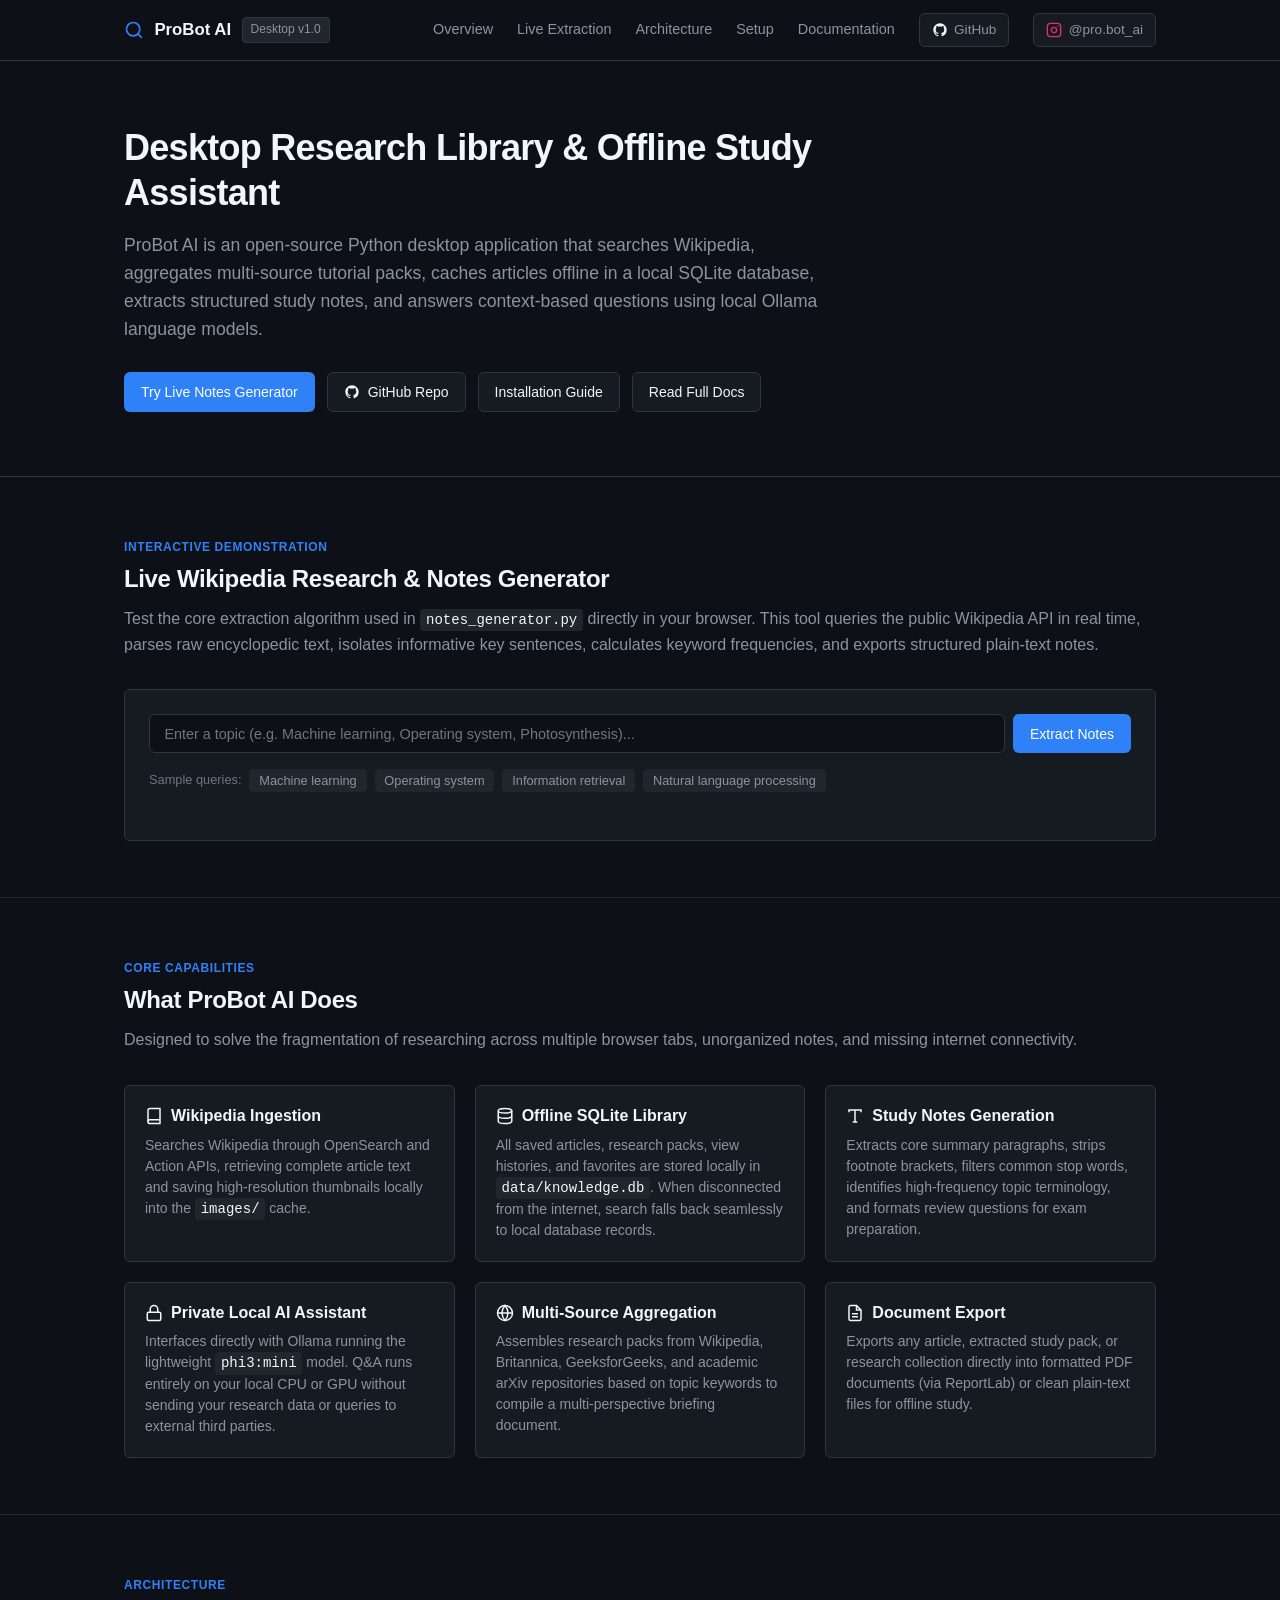
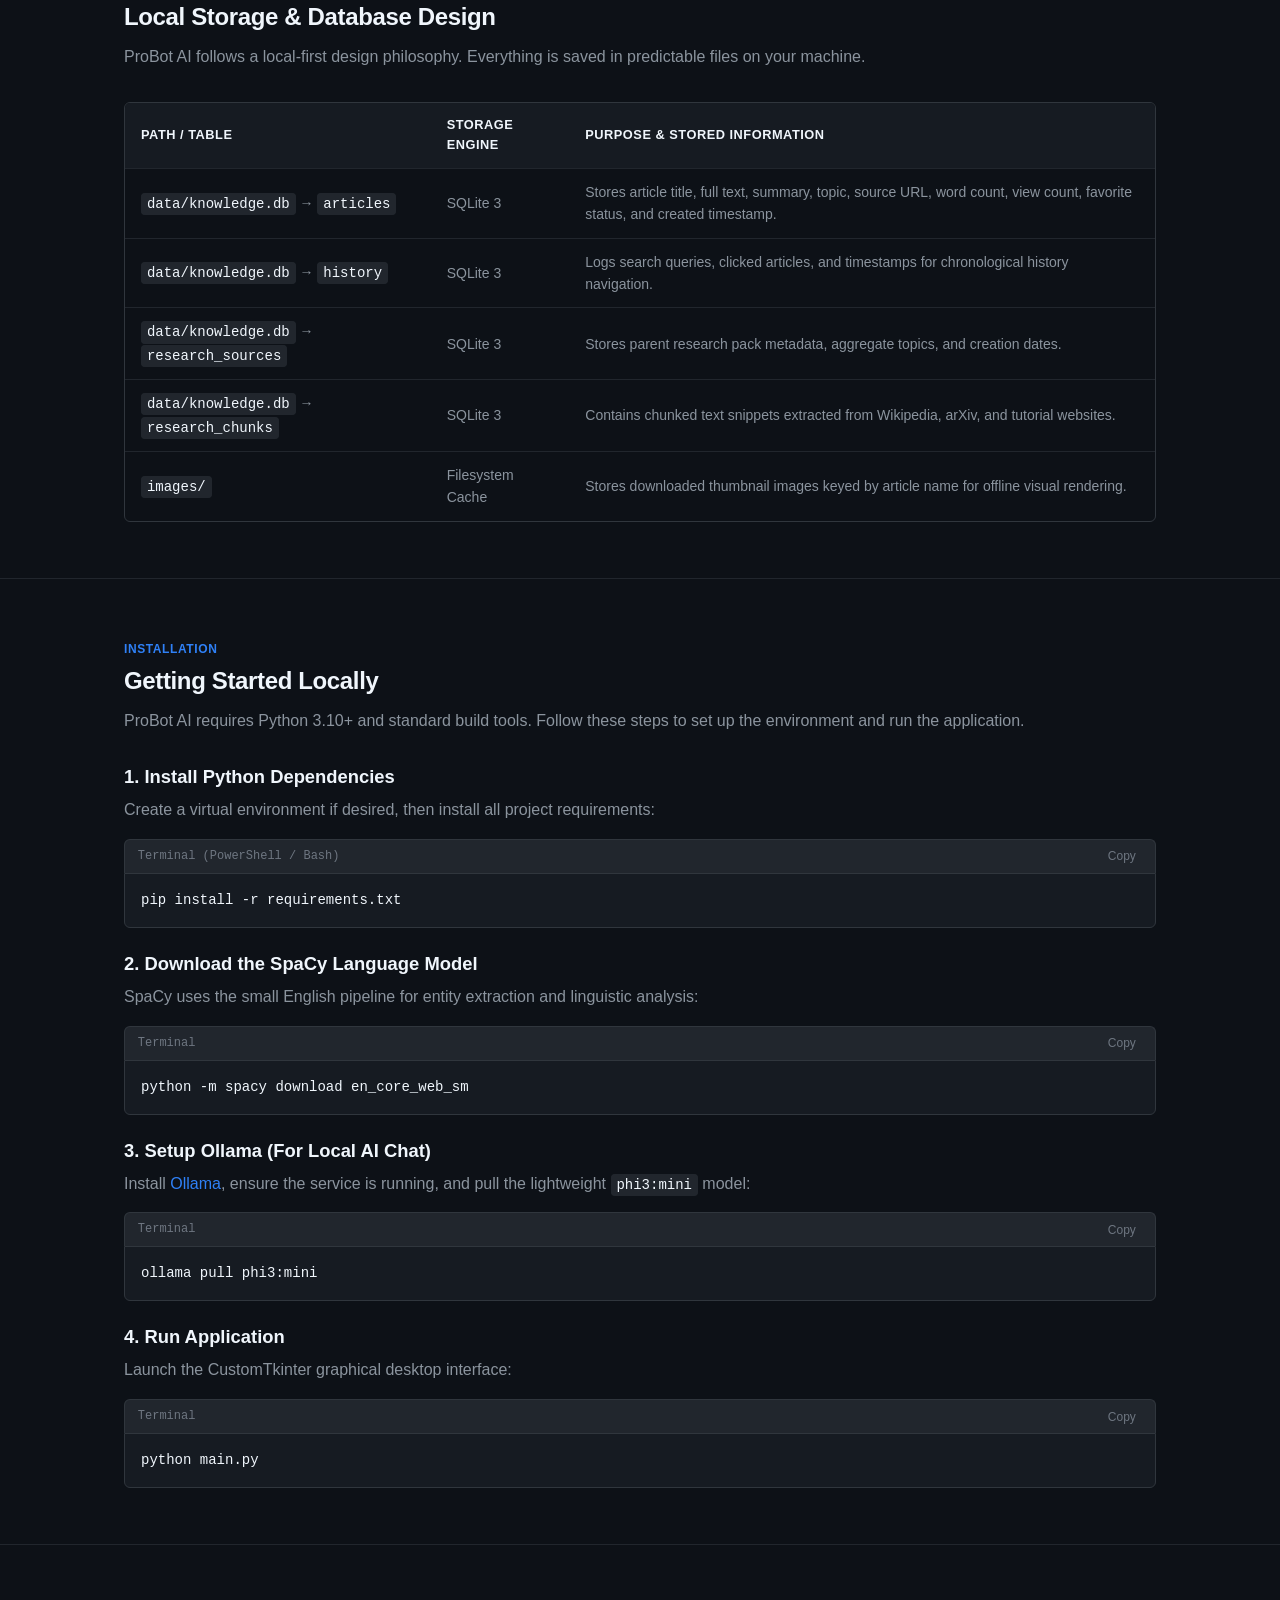
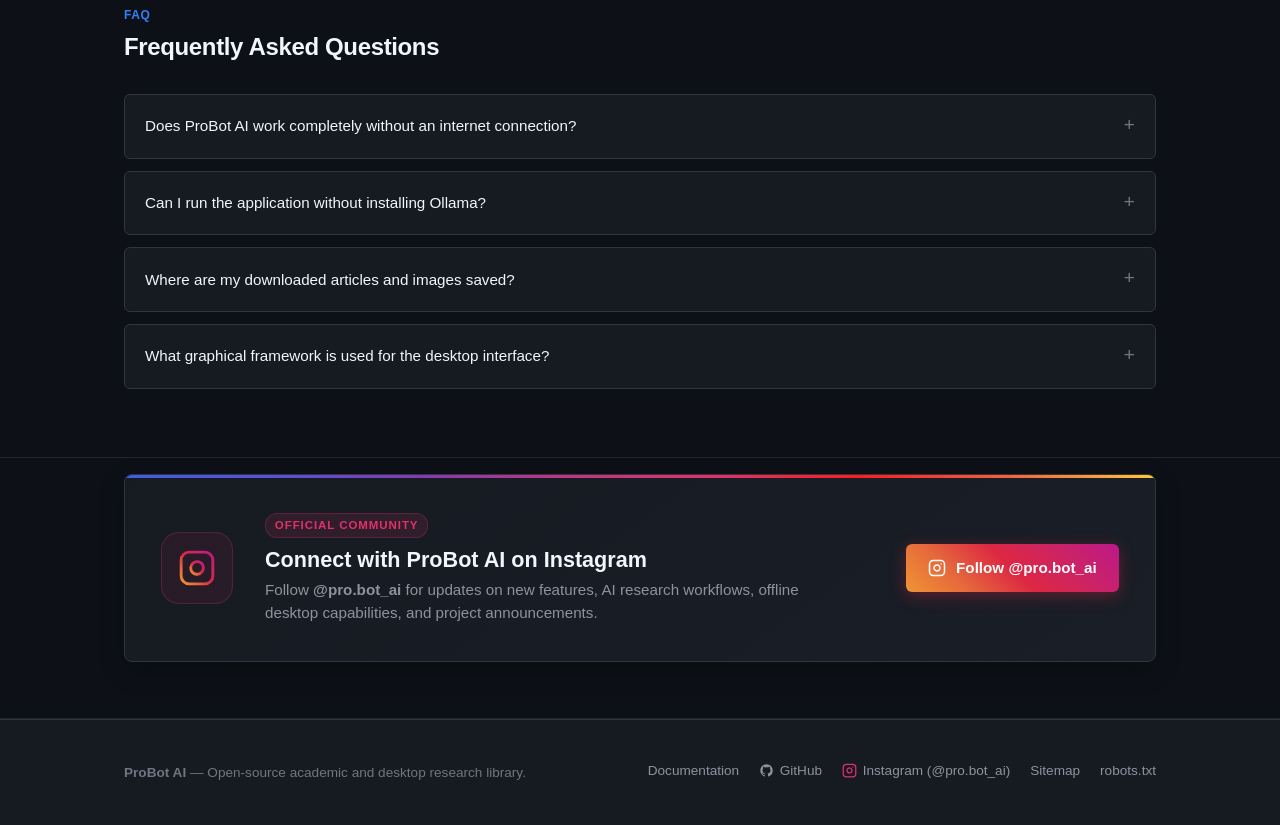
<file: website/index.html>
<!DOCTYPE html>
<html lang="en">
<head>
  <meta charset="UTF-8">
  <meta name="viewport" content="width=device-width, initial-scale=1.0">
  
  <!-- Primary Metadata -->
  <title>ProBot AI &mdash; Desktop Research Library &amp; Offline Study Assistant</title>
  <meta name="title" content="ProBot AI &mdash; Desktop Research Library &amp; Offline Study Assistant">
  <meta name="description" content="An open-source desktop research library built in Python. Search Wikipedia, save articles offline in SQLite, generate structured study notes, and query local LLMs via Ollama.">
  <meta name="keywords" content="ProBot AI, desktop research tool, offline Wikipedia reader, study notes generator, Ollama phi3, Python research library">
  <meta name="author" content="ProBot AI Project">
  <meta name="robots" content="index, follow">
  <link rel="canonical" href="https://cosmic-gingersnap-202531.netlify.app/">

  <!-- Google Search Console Verification Tag -->
  <meta name="google-site-verification" content="jj2vRREvRHUL_dbo55LOhLjF8XrKONuB9AOzI6cNibw" />


  <!-- Open Graph -->
  <meta property="og:type" content="website">
  <meta property="og:url" content="https://cosmic-gingersnap-202531.netlify.app/">
  <meta property="og:title" content="ProBot AI &mdash; Desktop Research Library &amp; Offline Study Assistant">
  <meta property="og:description" content="Search Wikipedia, save articles offline in SQLite, extract study notes, and chat with local LLMs.">

  <!-- Stylesheet -->
  <link rel="stylesheet" href="css/style.css">

  <!-- Structured Data (SoftwareApplication) -->
  <script type="application/ld+json">
  {
    "@context": "https://schema.org",
    "@type": "SoftwareApplication",
    "name": "ProBot AI",
    "applicationCategory": "EducationalApplication",
    "operatingSystem": "Windows, Linux, macOS",
    "offers": {
      "@type": "Offer",
      "price": "0",
      "priceCurrency": "USD"
    },
    "description": "Desktop research assistant for offline Wikipedia browsing, study notes generation, and local AI query processing."
  }
  </script>
</head>
<body>

  <!-- Site Navigation -->
  <header class="site-header">
    <div class="container header-inner">
      <a href="index.html" class="site-brand">
        <svg width="20" height="20" viewBox="0 0 24 24" fill="none" stroke="currentColor" stroke-width="2" stroke-linecap="round" stroke-linejoin="round" style="color:var(--accent);">
          <circle cx="11" cy="11" r="8"></circle>
          <line x1="21" y1="21" x2="16.65" y2="16.65"></line>
        </svg>
        <span>ProBot AI</span>
        <span class="brand-badge">Desktop v1.0</span>
      </a>

      <nav class="site-nav" aria-label="Main Navigation">
        <a href="#overview" class="nav-link">Overview</a>
        <a href="#interactive-tool" class="nav-link">Live Extraction</a>
        <a href="#architecture" class="nav-link">Architecture</a>
        <a href="#setup" class="nav-link">Setup</a>
        <a href="docs.html" class="nav-link">Documentation</a>
        <a href="https://github.com/dhruvmittal655/P.R.O.B.O.T-AI" target="_blank" rel="noopener noreferrer" class="nav-social-link nav-github-link" title="View Source on GitHub" aria-label="GitHub Repository">
          <svg width="16" height="16" viewBox="0 0 24 24" fill="currentColor">
            <path fill-rule="evenodd" clip-rule="evenodd" d="M12 2C6.477 2 2 6.484 2 12.017c0 4.425 2.865 8.18 6.839 9.504.5.092.682-.217.682-.483 0-.237-.008-.868-.013-1.703-2.782.605-3.369-1.343-3.369-1.343-.454-1.158-1.11-1.466-1.11-1.466-.908-.62.069-.608.069-.608 1.003.07 1.53 1.032 1.53 1.032.892 1.53 2.341 1.088 2.91.832.092-.647.35-1.088.636-1.338-2.22-.253-4.555-1.113-4.555-4.951 0-1.093.39-1.988 1.029-2.688-.103-.253-.446-1.272.098-2.65 0 0 .84-.27 2.75 1.026A9.564 9.564 0 0112 6.844c.85.004 1.705.115 2.504.337 1.909-1.296 2.747-1.027 2.747-1.027.546 1.379.202 2.398.1 2.651.64.7 1.028 1.595 1.028 2.688 0 3.848-2.339 4.695-4.566 4.943.359.309.678.92.678 1.855 0 1.338-.012 2.419-.012 2.747 0 .268.18.58.688.482A10.019 10.019 0 0022 12.017C22 6.484 17.522 2 12 2z"/>
          </svg>
          <span class="nav-social-text">GitHub</span>
        </a>
        <a href="https://www.instagram.com/pro.bot_ai/" target="_blank" rel="noopener noreferrer" class="nav-social-link nav-ig-link" title="Follow @pro.bot_ai on Instagram" aria-label="Instagram">
          <svg width="16" height="16" viewBox="0 0 24 24" fill="none" stroke="currentColor" stroke-width="2" stroke-linecap="round" stroke-linejoin="round">
            <rect x="2" y="2" width="20" height="20" rx="5" ry="5"></rect>
            <path d="M16 11.37A4 4 0 1 1 12.63 8 4 4 0 0 1 16 11.37z"></path>
            <line x1="17.5" y1="6.5" x2="17.51" y2="6.5"></line>
          </svg>
          <span class="nav-social-text">@pro.bot_ai</span>
        </a>
      </nav>
    </div>
  </header>

  <main>
    <!-- Hero Section -->
    <section id="overview" class="hero">
      <div class="container">
        <h1 class="hero-title">Desktop Research Library &amp; Offline Study Assistant</h1>
        <p class="hero-description">
          ProBot AI is an open-source Python desktop application that searches Wikipedia, aggregates multi-source tutorial packs, caches articles offline in a local SQLite database, extracts structured study notes, and answers context-based questions using local Ollama language models.
        </p>
        <div class="hero-actions">
          <a href="#interactive-tool" class="btn btn-primary">Try Live Notes Generator</a>
          <a href="https://github.com/dhruvmittal655/P.R.O.B.O.T-AI" target="_blank" rel="noopener noreferrer" class="btn btn-secondary">
            <svg width="16" height="16" viewBox="0 0 24 24" fill="currentColor">
              <path fill-rule="evenodd" clip-rule="evenodd" d="M12 2C6.477 2 2 6.484 2 12.017c0 4.425 2.865 8.18 6.839 9.504.5.092.682-.217.682-.483 0-.237-.008-.868-.013-1.703-2.782.605-3.369-1.343-3.369-1.343-.454-1.158-1.11-1.466-1.11-1.466-.908-.62.069-.608.069-.608 1.003.07 1.53 1.032 1.53 1.032.892 1.53 2.341 1.088 2.91.832.092-.647.35-1.088.636-1.338-2.22-.253-4.555-1.113-4.555-4.951 0-1.093.39-1.988 1.029-2.688-.103-.253-.446-1.272.098-2.65 0 0 .84-.27 2.75 1.026A9.564 9.564 0 0112 6.844c.85.004 1.705.115 2.504.337 1.909-1.296 2.747-1.027 2.747-1.027.546 1.379.202 2.398.1 2.651.64.7 1.028 1.595 1.028 2.688 0 3.848-2.339 4.695-4.566 4.943.359.309.678.92.678 1.855 0 1.338-.012 2.419-.012 2.747 0 .268.18.58.688.482A10.019 10.019 0 0022 12.017C22 6.484 17.522 2 12 2z"/>
            </svg>
            GitHub Repo
          </a>
          <a href="#setup" class="btn btn-secondary">Installation Guide</a>
          <a href="docs.html" class="btn btn-secondary">Read Full Docs</a>
        </div>
      </div>
    </section>

    <!-- Real Interactive Notes Engine -->
    <section id="interactive-tool" class="section">
      <div class="container">
        <div class="section-header">
          <span class="section-label">Interactive Demonstration</span>
          <h2>Live Wikipedia Research &amp; Notes Generator</h2>
          <p>
            Test the core extraction algorithm used in <code>notes_generator.py</code> directly in your browser. This tool queries the public Wikipedia API in real time, parses raw encyclopedic text, isolates informative key sentences, calculates keyword frequencies, and exports structured plain-text notes.
          </p>
        </div>

        <div class="panel">
          <div class="search-box-wrapper">
            <input 
              type="text" 
              id="search-topic-input" 
              class="input-field" 
              placeholder="Enter a topic (e.g. Machine learning, Operating system, Photosynthesis)..." 
              aria-label="Search research topic"
            />
            <button id="search-topic-btn" class="btn btn-primary">Extract Notes</button>
          </div>

          <div class="sample-queries">
            <span>Sample queries:</span>
            <button type="button" class="chip-btn" data-topic="Machine learning">Machine learning</button>
            <button type="button" class="chip-btn" data-topic="Operating system">Operating system</button>
            <button type="button" class="chip-btn" data-topic="Information retrieval">Information retrieval</button>
            <button type="button" class="chip-btn" data-topic="Natural language processing">Natural language processing</button>
          </div>

          <div id="search-status" style="display:none; margin-bottom:1rem; font-size:0.875rem; color:var(--text-secondary);"></div>

          <!-- Dynamic Results Container -->
          <div id="results-container" class="results-area">
            <div class="results-meta">
              <div>
                <strong id="result-title" style="color:var(--text-primary); font-size:1.05rem;">Topic</strong>
                <span style="margin: 0 0.5rem;">•</span>
                <a id="result-source-link" href="#" target="_blank" rel="noopener">View Wikipedia Article ↗</a>
              </div>
              <button id="download-notes-btn" class="btn btn-secondary btn-sm">
                <svg width="14" height="14" viewBox="0 0 24 24" fill="none" stroke="currentColor" stroke-width="2" stroke-linecap="round" stroke-linejoin="round">
                  <path d="M21 15v4a2 2 0 0 1-2 2H5a2 2 0 0 1-2-2v-4"></path>
                  <polyline points="7 10 12 15 17 10"></polyline>
                  <line x1="12" y1="15" x2="12" y2="3"></line>
                </svg>
                <span>Download Notes (.txt)</span>
              </button>
            </div>

            <!-- Overview -->
            <div class="notes-section">
              <h3 class="notes-heading">1. Topic Overview</h3>
              <p id="result-overview" style="font-size:0.9rem; line-height:1.6;"></p>
            </div>

            <!-- Key Points -->
            <div class="notes-section">
              <h3 class="notes-heading">2. Extracted Key Points</h3>
              <ul id="result-keypoints" class="keypoints-list"></ul>
            </div>

            <!-- Keywords -->
            <div class="notes-section">
              <h3 class="notes-heading">3. Term Frequency &amp; Keywords</h3>
              <div id="result-keywords" class="keywords-tags"></div>
            </div>

            <!-- Revision Questions -->
            <div class="notes-section">
              <h3 class="notes-heading">4. Conceptual Revision Questions</h3>
              <ul id="result-questions" class="keypoints-list"></ul>
            </div>
          </div>
        </div>
      </div>
    </section>

    <!-- Core Capabilities Breakdown -->
    <section id="capabilities" class="section">
      <div class="container">
        <div class="section-header">
          <span class="section-label">Core Capabilities</span>
          <h2>What ProBot AI Does</h2>
          <p>
            Designed to solve the fragmentation of researching across multiple browser tabs, unorganized notes, and missing internet connectivity.
          </p>
        </div>

        <div class="grid-3">
          <div class="feature-item">
            <h3 class="feature-title">
              <svg width="18" height="18" viewBox="0 0 24 24" fill="none" stroke="currentColor" stroke-width="2"><path d="M4 19.5A2.5 2.5 0 0 1 6.5 17H20"></path><path d="M6.5 2H20v20H6.5A2.5 2.5 0 0 1 4 19.5v-15A2.5 2.5 0 0 1 6.5 2z"></path></svg>
              <span>Wikipedia Ingestion</span>
            </h3>
            <p class="feature-description">
              Searches Wikipedia through OpenSearch and Action APIs, retrieving complete article text and saving high-resolution thumbnails locally into the <code>images/</code> cache.
            </p>
          </div>

          <div class="feature-item">
            <h3 class="feature-title">
              <svg width="18" height="18" viewBox="0 0 24 24" fill="none" stroke="currentColor" stroke-width="2"><ellipse cx="12" cy="5" rx="9" ry="3"></ellipse><path d="M21 12c0 1.66-4 3-9 3s-9-1.34-9-3"></path><path d="M3 5v14c0 1.66 4 3 9 3s9-1.34 9-3V5"></path></svg>
              <span>Offline SQLite Library</span>
            </h3>
            <p class="feature-description">
              All saved articles, research packs, view histories, and favorites are stored locally in <code>data/knowledge.db</code>. When disconnected from the internet, search falls back seamlessly to local database records.
            </p>
          </div>

          <div class="feature-item">
            <h3 class="feature-title">
              <svg width="18" height="18" viewBox="0 0 24 24" fill="none" stroke="currentColor" stroke-width="2"><polyline points="4 7 4 4 20 4 20 7"></polyline><line x1="9" y1="20" x2="15" y2="20"></line><line x1="12" y1="4" x2="12" y2="20"></line></svg>
              <span>Study Notes Generation</span>
            </h3>
            <p class="feature-description">
              Extracts core summary paragraphs, strips footnote brackets, filters common stop words, identifies high-frequency topic terminology, and formats review questions for exam preparation.
            </p>
          </div>

          <div class="feature-item">
            <h3 class="feature-title">
              <svg width="18" height="18" viewBox="0 0 24 24" fill="none" stroke="currentColor" stroke-width="2"><rect x="3" y="11" width="18" height="11" rx="2" ry="2"></rect><path d="M7 11V7a5 5 0 0 1 10 0v4"></path></svg>
              <span>Private Local AI Assistant</span>
            </h3>
            <p class="feature-description">
              Interfaces directly with Ollama running the lightweight <code>phi3:mini</code> model. Q&amp;A runs entirely on your local CPU or GPU without sending your research data or queries to external third parties.
            </p>
          </div>

          <div class="feature-item">
            <h3 class="feature-title">
              <svg width="18" height="18" viewBox="0 0 24 24" fill="none" stroke="currentColor" stroke-width="2"><circle cx="12" cy="12" r="10"></circle><line x1="2" y1="12" x2="22" y2="12"></line><path d="M12 2a15.3 15.3 0 0 1 4 10 15.3 15.3 0 0 1-4 10 15.3 15.3 0 0 1-4-10 15.3 15.3 0 0 1 4-10z"></path></svg>
              <span>Multi-Source Aggregation</span>
            </h3>
            <p class="feature-description">
              Assembles research packs from Wikipedia, Britannica, GeeksforGeeks, and academic arXiv repositories based on topic keywords to compile a multi-perspective briefing document.
            </p>
          </div>

          <div class="feature-item">
            <h3 class="feature-title">
              <svg width="18" height="18" viewBox="0 0 24 24" fill="none" stroke="currentColor" stroke-width="2"><path d="M14 2H6a2 2 0 0 0-2 2v16a2 2 0 0 0 2 2h12a2 2 0 0 0 2-2V8z"></path><polyline points="14 2 14 8 20 8"></polyline><line x1="16" y1="13" x2="8" y2="13"></line><line x1="16" y1="17" x2="8" y2="17"></line></svg>
              <span>Document Export</span>
            </h3>
            <p class="feature-description">
              Exports any article, extracted study pack, or research collection directly into formatted PDF documents (via ReportLab) or clean plain-text files for offline study.
            </p>
          </div>
        </div>
      </div>
    </section>

    <!-- Architecture & Storage -->
    <section id="architecture" class="section">
      <div class="container">
        <div class="section-header">
          <span class="section-label">Architecture</span>
          <h2>Local Storage &amp; Database Design</h2>
          <p>
            ProBot AI follows a local-first design philosophy. Everything is saved in predictable files on your machine.
          </p>
        </div>

        <div class="table-wrapper">
          <table>
            <thead>
              <tr>
                <th>Path / Table</th>
                <th>Storage Engine</th>
                <th>Purpose &amp; Stored Information</th>
              </tr>
            </thead>
            <tbody>
              <tr>
                <td><code>data/knowledge.db</code> &rarr; <code>articles</code></td>
                <td>SQLite 3</td>
                <td>Stores article title, full text, summary, topic, source URL, word count, view count, favorite status, and created timestamp.</td>
              </tr>
              <tr>
                <td><code>data/knowledge.db</code> &rarr; <code>history</code></td>
                <td>SQLite 3</td>
                <td>Logs search queries, clicked articles, and timestamps for chronological history navigation.</td>
              </tr>
              <tr>
                <td><code>data/knowledge.db</code> &rarr; <code>research_sources</code></td>
                <td>SQLite 3</td>
                <td>Stores parent research pack metadata, aggregate topics, and creation dates.</td>
              </tr>
              <tr>
                <td><code>data/knowledge.db</code> &rarr; <code>research_chunks</code></td>
                <td>SQLite 3</td>
                <td>Contains chunked text snippets extracted from Wikipedia, arXiv, and tutorial websites.</td>
              </tr>
              <tr>
                <td><code>images/</code></td>
                <td>Filesystem Cache</td>
                <td>Stores downloaded thumbnail images keyed by article name for offline visual rendering.</td>
              </tr>
            </tbody>
          </table>
        </div>
      </div>
    </section>

    <!-- Setup Guide -->
    <section id="setup" class="section">
      <div class="container">
        <div class="section-header">
          <span class="section-label">Installation</span>
          <h2>Getting Started Locally</h2>
          <p>
            ProBot AI requires Python 3.10+ and standard build tools. Follow these steps to set up the environment and run the application.
          </p>
        </div>

        <div class="space-y" style="display:flex; flex-direction:column; gap:1.5rem;">
          <!-- Step 1 -->
          <div>
            <h3>1. Install Python Dependencies</h3>
            <p>Create a virtual environment if desired, then install all project requirements:</p>
            <div class="code-block-header">
              <span>Terminal (PowerShell / Bash)</span>
              <button class="copy-btn" data-target="code-step-1">Copy</button>
            </div>
            <pre><code id="code-step-1">pip install -r requirements.txt</code></pre>
          </div>

          <!-- Step 2 -->
          <div>
            <h3>2. Download the SpaCy Language Model</h3>
            <p>SpaCy uses the small English pipeline for entity extraction and linguistic analysis:</p>
            <div class="code-block-header">
              <span>Terminal</span>
              <button class="copy-btn" data-target="code-step-2">Copy</button>
            </div>
            <pre><code id="code-step-2">python -m spacy download en_core_web_sm</code></pre>
          </div>

          <!-- Step 3 -->
          <div>
            <h3>3. Setup Ollama (For Local AI Chat)</h3>
            <p>Install <a href="https://ollama.com/" target="_blank" rel="noopener">Ollama</a>, ensure the service is running, and pull the lightweight <code>phi3:mini</code> model:</p>
            <div class="code-block-header">
              <span>Terminal</span>
              <button class="copy-btn" data-target="code-step-3">Copy</button>
            </div>
            <pre><code id="code-step-3">ollama pull phi3:mini</code></pre>
          </div>

          <!-- Step 4 -->
          <div>
            <h3>4. Run Application</h3>
            <p>Launch the CustomTkinter graphical desktop interface:</p>
            <div class="code-block-header">
              <span>Terminal</span>
              <button class="copy-btn" data-target="code-step-4">Copy</button>
            </div>
            <pre><code id="code-step-4">python main.py</code></pre>
          </div>
        </div>
      </div>
    </section>

    <!-- Frequently Asked Questions -->
    <section class="section">
      <div class="container">
        <div class="section-header">
          <span class="section-label">FAQ</span>
          <h2>Frequently Asked Questions</h2>
        </div>

        <details>
          <summary>Does ProBot AI work completely without an internet connection?</summary>
          <div class="faq-body">
            Yes. When offline, ProBot AI falls back to articles and research chunks already cached in <code>data/knowledge.db</code>. It supports case-insensitive exact matching and partial title searches on saved documents. However, searching for brand-new Wikipedia articles or downloading arXiv PDFs requires an active internet connection.
          </div>
        </details>

        <details>
          <summary>Can I run the application without installing Ollama?</summary>
          <div class="faq-body">
            Yes. All core features&mdash;Wikipedia search, article caching, offline SQLite library, extractive study notes generator, and PDF export&mdash;function independently. The local AI chat tab is the only component that requires an active Ollama instance with <code>phi3:mini</code>.
          </div>
        </details>

        <details>
          <summary>Where are my downloaded articles and images saved?</summary>
          <div class="faq-body">
            Articles and research metadata are stored inside <code>data/knowledge.db</code> as an SQLite database. Downloaded thumbnails are saved in the <code>images/</code> directory. Deleting an article inside the app removes it from the database table; image files may remain in the cache until cleaned manually.
          </div>
        </details>

        <details>
          <summary>What graphical framework is used for the desktop interface?</summary>
          <div class="faq-body">
            The user interface is built using CustomTkinter, an extension of Python's standard Tkinter that provides modern dark/light mode widgets, high-DPI scaling, and consistent cross-platform styling across Windows, macOS, and Linux.
          </div>
        </details>
      </div>
    </section>

    <!-- Instagram Community / Profile Banner -->
    <section class="section instagram-section">
      <div class="container">
        <div class="instagram-card">
          <div class="instagram-icon-wrapper">
            <svg class="instagram-gradient-icon" viewBox="0 0 24 24" fill="none" stroke="url(#instagram-gradient)" stroke-width="1.8" stroke-linecap="round" stroke-linejoin="round">
              <defs>
                <linearGradient id="instagram-gradient" x1="0%" y1="100%" x2="100%" y2="0%">
                  <stop offset="0%" stop-color="#f09433"/>
                  <stop offset="25%" stop-color="#e6683c"/>
                  <stop offset="50%" stop-color="#dc2743"/>
                  <stop offset="75%" stop-color="#cc2366"/>
                  <stop offset="100%" stop-color="#bc1888"/>
                </linearGradient>
              </defs>
              <rect x="2" y="2" width="20" height="20" rx="5" ry="5"></rect>
              <path d="M16 11.37A4 4 0 1 1 12.63 8 4 4 0 0 1 16 11.37z"></path>
              <line x1="17.5" y1="6.5" x2="17.51" y2="6.5"></line>
            </svg>
          </div>
          <div class="instagram-content">
            <span class="instagram-tag">Official Community</span>
            <h3 class="instagram-title">Connect with ProBot AI on Instagram</h3>
            <p class="instagram-desc">
              Follow <strong>@pro.bot_ai</strong> for updates on new features, AI research workflows, offline desktop capabilities, and project announcements.
            </p>
          </div>
          <div class="instagram-action">
            <a href="https://www.instagram.com/pro.bot_ai/" target="_blank" rel="noopener noreferrer" class="btn btn-instagram">
              <svg width="18" height="18" viewBox="0 0 24 24" fill="none" stroke="currentColor" stroke-width="2" stroke-linecap="round" stroke-linejoin="round">
                <rect x="2" y="2" width="20" height="20" rx="5" ry="5"></rect>
                <path d="M16 11.37A4 4 0 1 1 12.63 8 4 4 0 0 1 16 11.37z"></path>
                <line x1="17.5" y1="6.5" x2="17.51" y2="6.5"></line>
              </svg>
              <span>Follow @pro.bot_ai</span>
            </a>
          </div>
        </div>
      </div>
    </section>
  </main>

  <!-- Site Footer -->
  <footer class="site-footer">
    <div class="container footer-content">
      <div>
        <strong>ProBot AI</strong> &mdash; Open-source academic and desktop research library.
      </div>
      <ul class="footer-links">
        <li><a href="docs.html">Documentation</a></li>
        <li>
          <a href="https://github.com/dhruvmittal655/P.R.O.B.O.T-AI" target="_blank" rel="noopener noreferrer" class="footer-social-link">
            <svg width="15" height="15" viewBox="0 0 24 24" fill="currentColor">
              <path fill-rule="evenodd" clip-rule="evenodd" d="M12 2C6.477 2 2 6.484 2 12.017c0 4.425 2.865 8.18 6.839 9.504.5.092.682-.217.682-.483 0-.237-.008-.868-.013-1.703-2.782.605-3.369-1.343-3.369-1.343-.454-1.158-1.11-1.466-1.11-1.466-.908-.62.069-.608.069-.608 1.003.07 1.53 1.032 1.53 1.032.892 1.53 2.341 1.088 2.91.832.092-.647.35-1.088.636-1.338-2.22-.253-4.555-1.113-4.555-4.951 0-1.093.39-1.988 1.029-2.688-.103-.253-.446-1.272.098-2.65 0 0 .84-.27 2.75 1.026A9.564 9.564 0 0112 6.844c.85.004 1.705.115 2.504.337 1.909-1.296 2.747-1.027 2.747-1.027.546 1.379.202 2.398.1 2.651.64.7 1.028 1.595 1.028 2.688 0 3.848-2.339 4.695-4.566 4.943.359.309.678.92.678 1.855 0 1.338-.012 2.419-.012 2.747 0 .268.18.58.688.482A10.019 10.019 0 0022 12.017C22 6.484 17.522 2 12 2z"/>
            </svg>
            GitHub
          </a>
        </li>
        <li>
          <a href="https://www.instagram.com/pro.bot_ai/" target="_blank" rel="noopener noreferrer" class="footer-social-link footer-ig-link">
            <svg width="15" height="15" viewBox="0 0 24 24" fill="none" stroke="currentColor" stroke-width="2" stroke-linecap="round" stroke-linejoin="round">
              <rect x="2" y="2" width="20" height="20" rx="5" ry="5"></rect>
              <path d="M16 11.37A4 4 0 1 1 12.63 8 4 4 0 0 1 16 11.37z"></path>
              <line x1="17.5" y1="6.5" x2="17.51" y2="6.5"></line>
            </svg>
            Instagram (@pro.bot_ai)
          </a>
        </li>
        <li><a href="sitemap.xml">Sitemap</a></li>
        <li><a href="robots.txt">robots.txt</a></li>
      </ul>
    </div>
  </footer>

  <!-- Scripts -->
  <script src="js/app.js"></script>
</body>
</html>
</file>
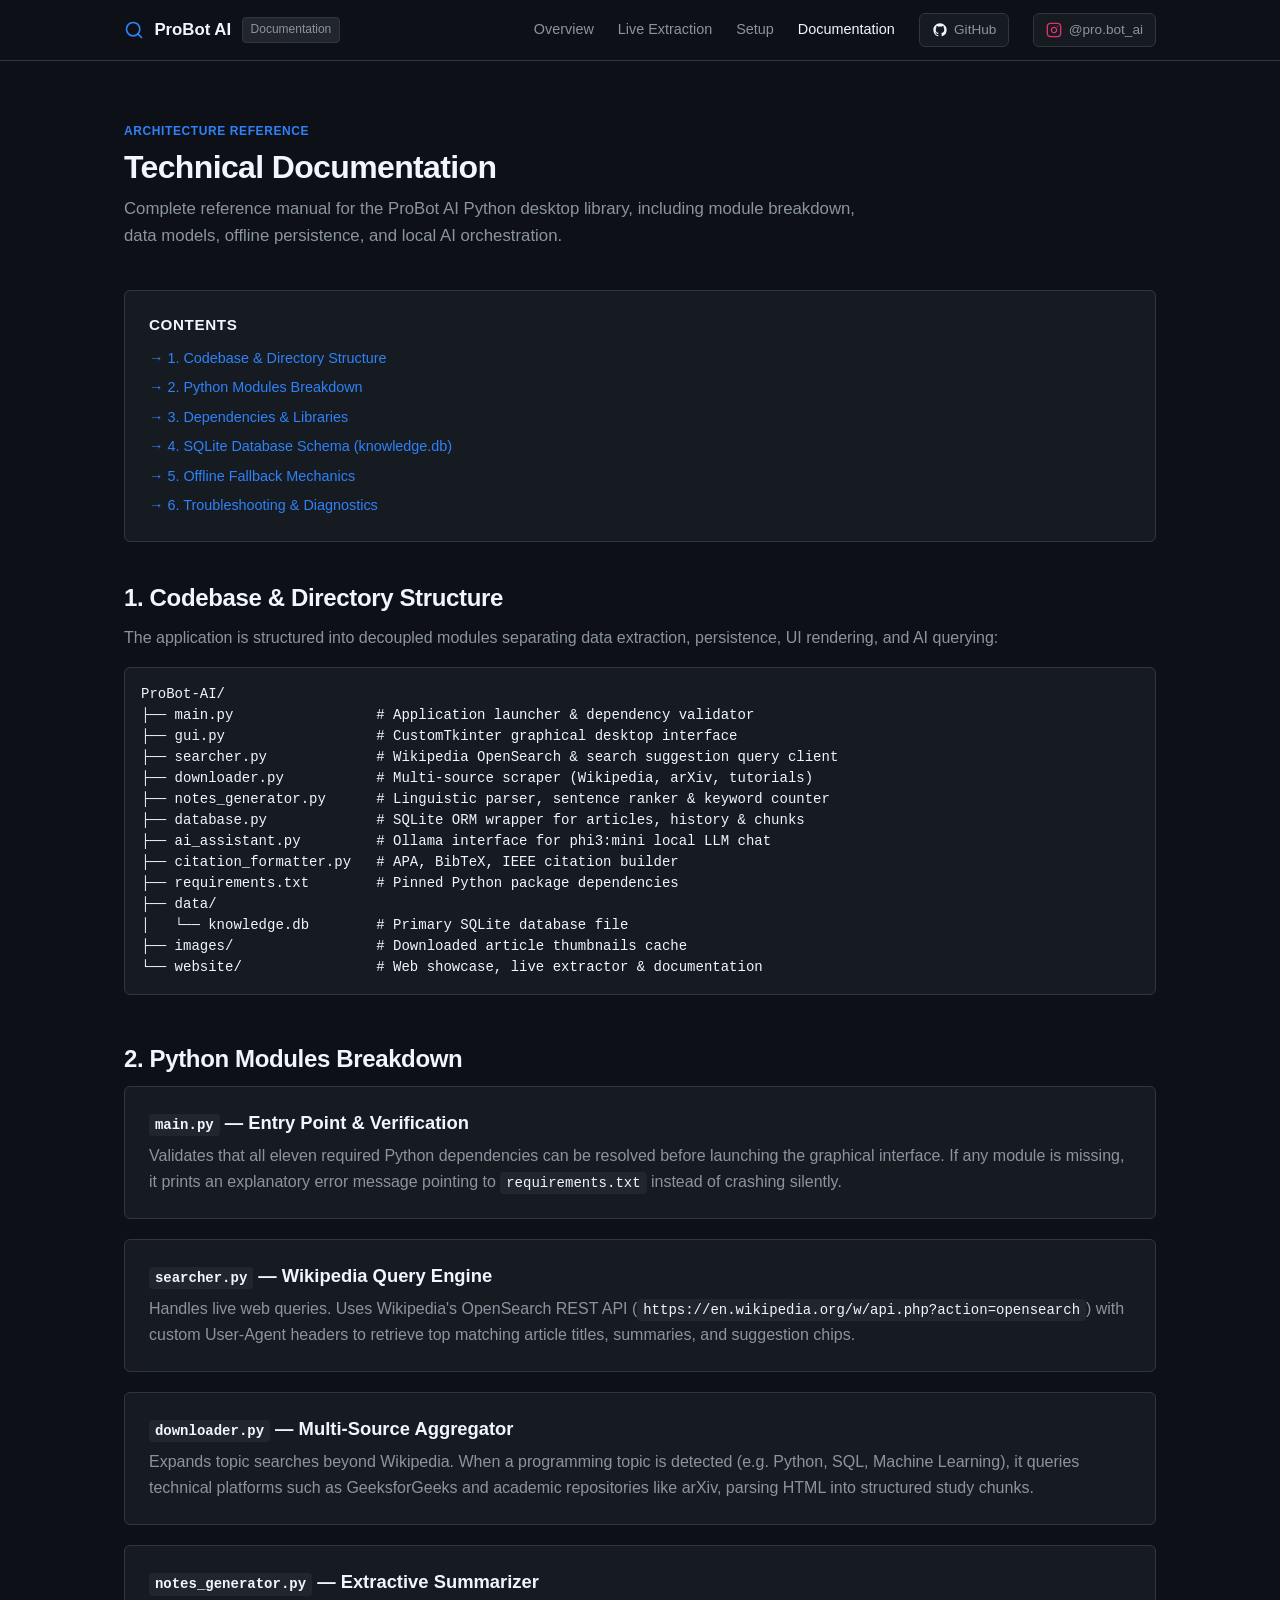
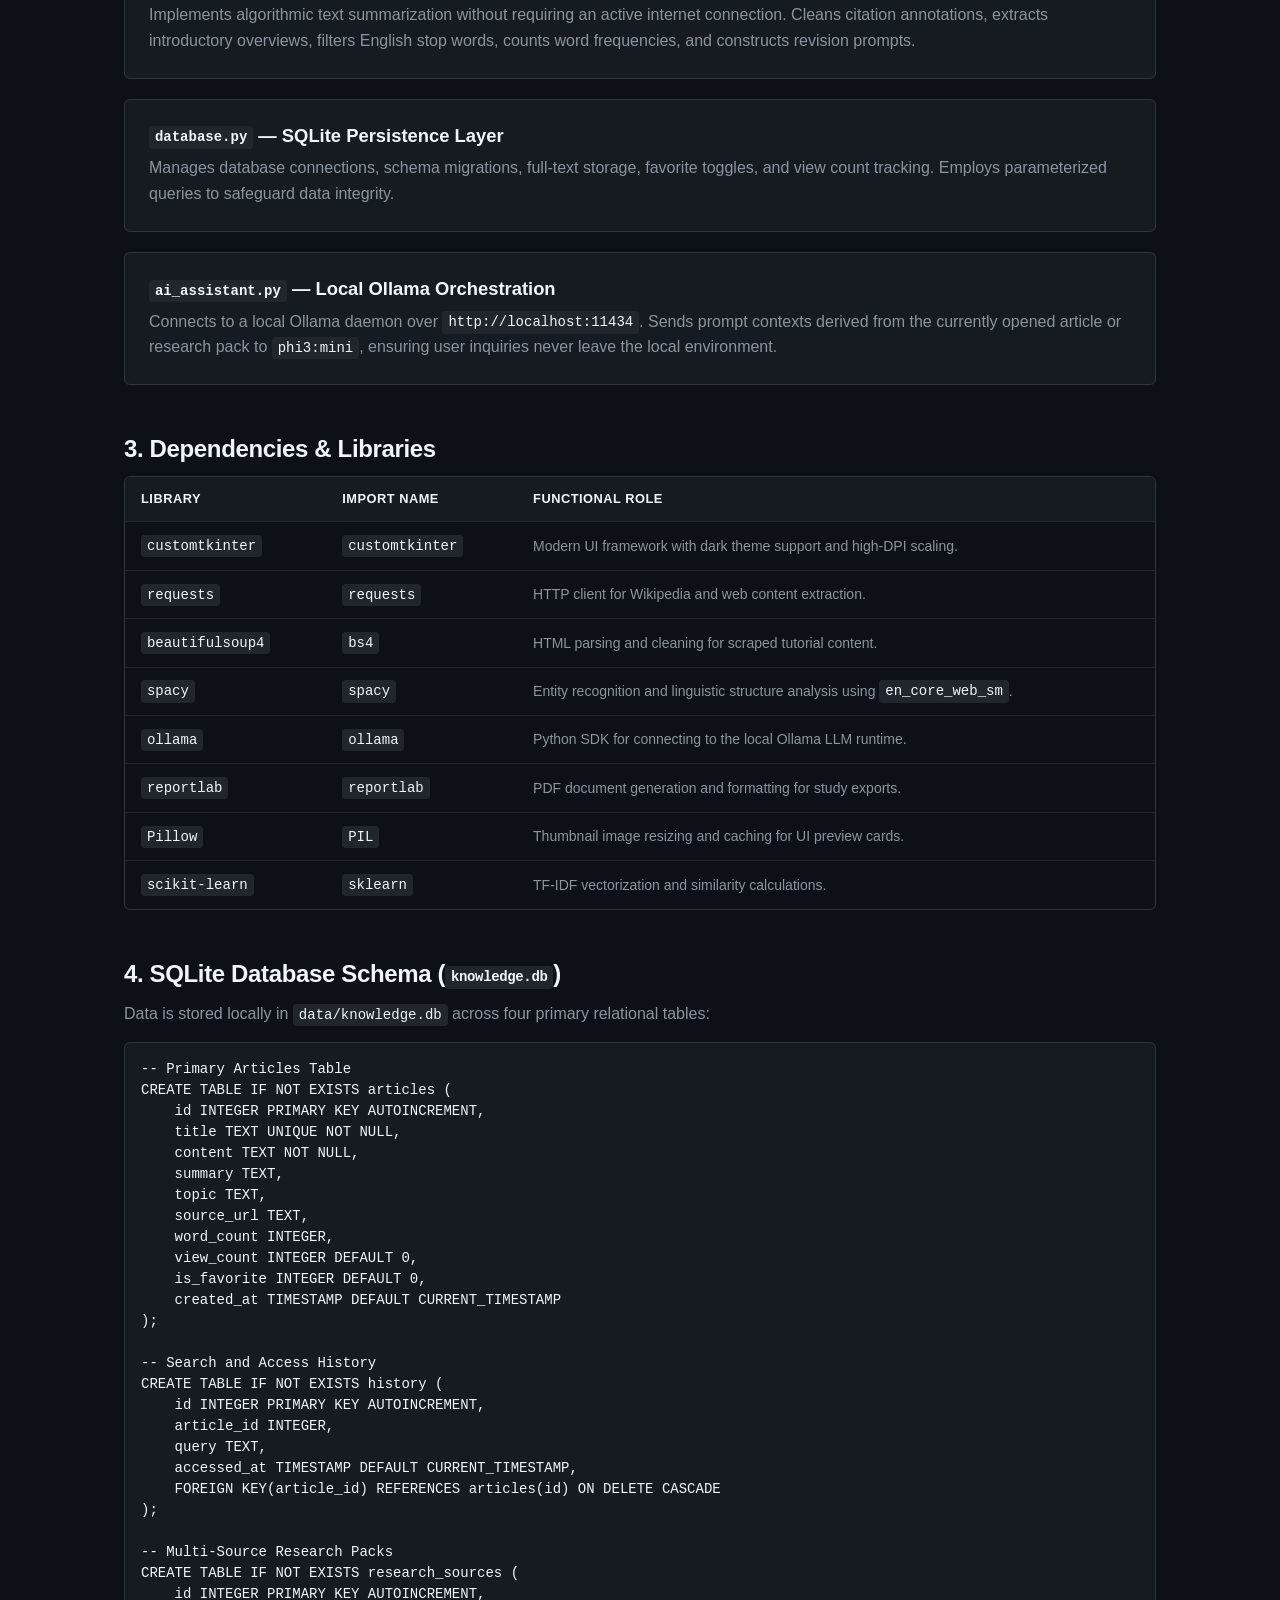
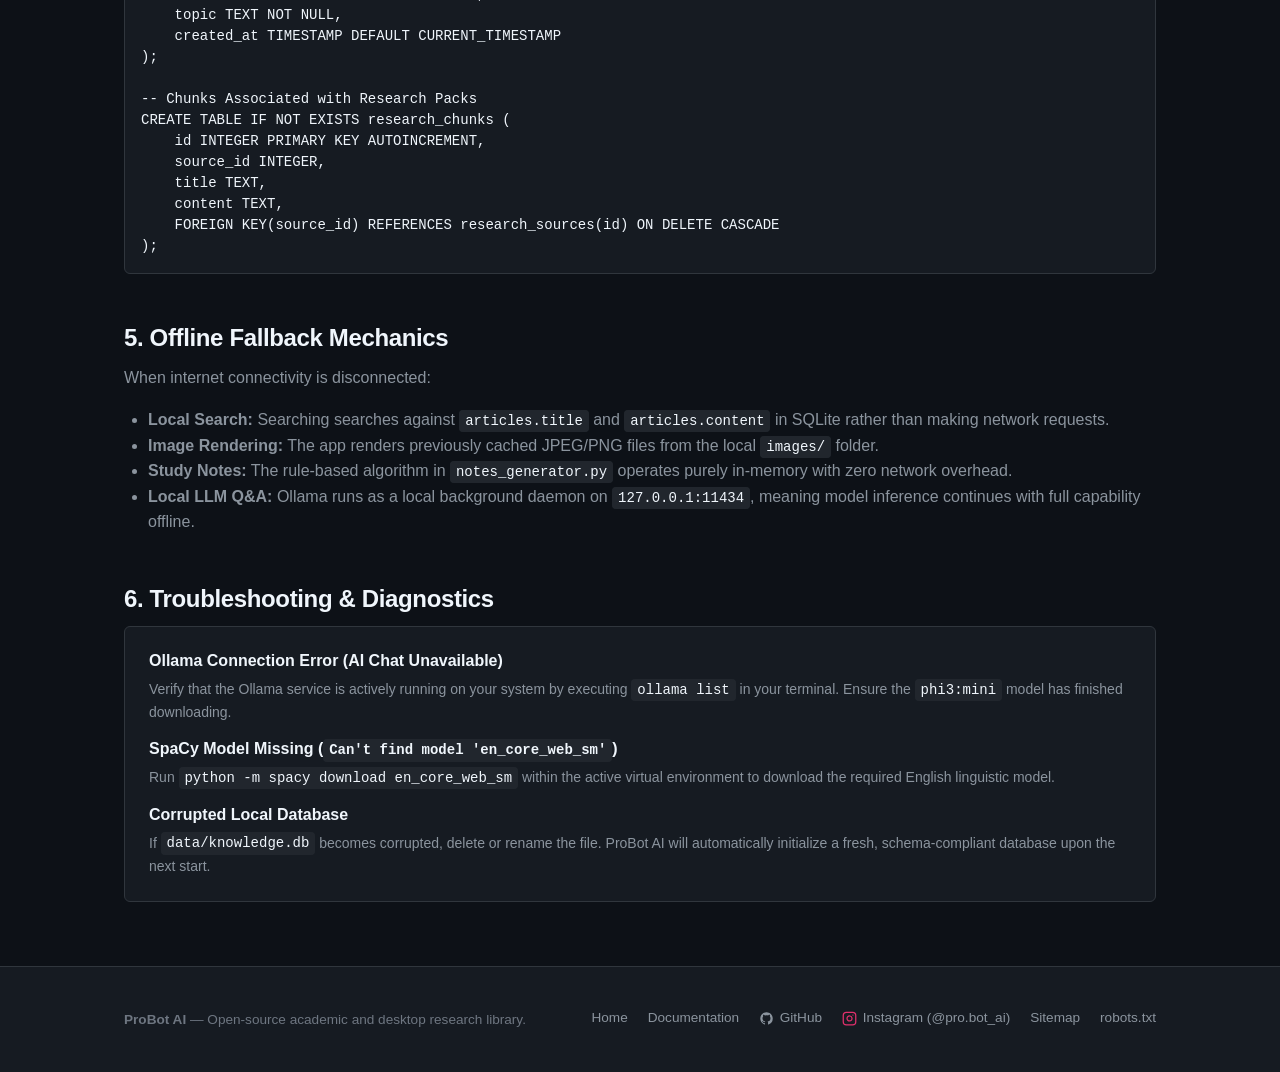
<file: website/docs.html>
<!DOCTYPE html>
<html lang="en">
<head>
  <meta charset="UTF-8">
  <meta name="viewport" content="width=device-width, initial-scale=1.0">
  
  <title>ProBot AI &mdash; Technical Documentation &amp; Architecture</title>
  <meta name="title" content="ProBot AI &mdash; Technical Documentation &amp; Architecture">
  <meta name="description" content="Detailed technical documentation for ProBot AI. Codebase structure, Python modules, SQLite schema, offline caching, and Ollama integration.">
  <meta name="robots" content="index, follow">
  <link rel="canonical" href="https://cosmic-gingersnap-202531.netlify.app/docs.html">

  <link rel="stylesheet" href="css/style.css">
</head>
<body>

  <!-- Site Navigation -->
  <header class="site-header">
    <div class="container header-inner">
      <a href="index.html" class="site-brand">
        <svg width="20" height="20" viewBox="0 0 24 24" fill="none" stroke="currentColor" stroke-width="2" stroke-linecap="round" stroke-linejoin="round" style="color:var(--accent);">
          <circle cx="11" cy="11" r="8"></circle>
          <line x1="21" y1="21" x2="16.65" y2="16.65"></line>
        </svg>
        <span>ProBot AI</span>
        <span class="brand-badge">Documentation</span>
      </a>

      <nav class="site-nav" aria-label="Main Navigation">
        <a href="index.html" class="nav-link">Overview</a>
        <a href="index.html#interactive-tool" class="nav-link">Live Extraction</a>
        <a href="index.html#setup" class="nav-link">Setup</a>
        <a href="docs.html" class="nav-link active">Documentation</a>
        <a href="https://github.com/dhruvmittal655/P.R.O.B.O.T-AI" target="_blank" rel="noopener noreferrer" class="nav-social-link nav-github-link" title="View Source on GitHub" aria-label="GitHub Repository">
          <svg width="16" height="16" viewBox="0 0 24 24" fill="currentColor">
            <path fill-rule="evenodd" clip-rule="evenodd" d="M12 2C6.477 2 2 6.484 2 12.017c0 4.425 2.865 8.18 6.839 9.504.5.092.682-.217.682-.483 0-.237-.008-.868-.013-1.703-2.782.605-3.369-1.343-3.369-1.343-.454-1.158-1.11-1.466-1.11-1.466-.908-.62.069-.608.069-.608 1.003.07 1.53 1.032 1.53 1.032.892 1.53 2.341 1.088 2.91.832.092-.647.35-1.088.636-1.338-2.22-.253-4.555-1.113-4.555-4.951 0-1.093.39-1.988 1.029-2.688-.103-.253-.446-1.272.098-2.65 0 0 .84-.27 2.75 1.026A9.564 9.564 0 0112 6.844c.85.004 1.705.115 2.504.337 1.909-1.296 2.747-1.027 2.747-1.027.546 1.379.202 2.398.1 2.651.64.7 1.028 1.595 1.028 2.688 0 3.848-2.339 4.695-4.566 4.943.359.309.678.92.678 1.855 0 1.338-.012 2.419-.012 2.747 0 .268.18.58.688.482A10.019 10.019 0 0022 12.017C22 6.484 17.522 2 12 2z"/>
          </svg>
          <span class="nav-social-text">GitHub</span>
        </a>
        <a href="https://www.instagram.com/pro.bot_ai/" target="_blank" rel="noopener noreferrer" class="nav-social-link nav-ig-link" title="Follow @pro.bot_ai on Instagram" aria-label="Instagram">
          <svg width="16" height="16" viewBox="0 0 24 24" fill="none" stroke="currentColor" stroke-width="2" stroke-linecap="round" stroke-linejoin="round">
            <rect x="2" y="2" width="20" height="20" rx="5" ry="5"></rect>
            <path d="M16 11.37A4 4 0 1 1 12.63 8 4 4 0 0 1 16 11.37z"></path>
            <line x1="17.5" y1="6.5" x2="17.51" y2="6.5"></line>
          </svg>
          <span class="nav-social-text">@pro.bot_ai</span>
        </a>
      </nav>
    </div>
  </header>

  <main class="container" style="padding-top: 3.5rem; padding-bottom: 4rem;">
    <div style="margin-bottom: 2.5rem;">
      <span class="section-label">Architecture Reference</span>
      <h1>Technical Documentation</h1>
      <p style="font-size: 1.05rem; max-width: 760px; margin-top: 0.5rem;">
        Complete reference manual for the ProBot AI Python desktop library, including module breakdown, data models, offline persistence, and local AI orchestration.
      </p>
    </div>

    <!-- Table of Contents -->
    <div class="panel" style="margin-bottom: 2.5rem;">
      <h3 style="font-size: 0.95rem; margin-bottom: 0.75rem; text-transform: uppercase; letter-spacing: 0.04em;">Contents</h3>
      <ul style="list-style: none; display: flex; flex-direction: column; gap: 0.4rem; font-size: 0.9rem;">
        <li><a href="#codebase-structure">&rarr; 1. Codebase &amp; Directory Structure</a></li>
        <li><a href="#modules-breakdown">&rarr; 2. Python Modules Breakdown</a></li>
        <li><a href="#dependencies-analysis">&rarr; 3. Dependencies &amp; Libraries</a></li>
        <li><a href="#database-schema">&rarr; 4. SQLite Database Schema (knowledge.db)</a></li>
        <li><a href="#offline-design">&rarr; 5. Offline Fallback Mechanics</a></li>
        <li><a href="#troubleshooting">&rarr; 6. Troubleshooting &amp; Diagnostics</a></li>
      </ul>
    </div>

    <!-- Section 1: Codebase Structure -->
    <section id="codebase-structure" style="margin-bottom: 3rem;">
      <h2>1. Codebase &amp; Directory Structure</h2>
      <p>The application is structured into decoupled modules separating data extraction, persistence, UI rendering, and AI querying:</p>
      
      <pre><code>ProBot-AI/
├── main.py                 # Application launcher & dependency validator
├── gui.py                  # CustomTkinter graphical desktop interface
├── searcher.py             # Wikipedia OpenSearch & search suggestion query client
├── downloader.py           # Multi-source scraper (Wikipedia, arXiv, tutorials)
├── notes_generator.py      # Linguistic parser, sentence ranker & keyword counter
├── database.py             # SQLite ORM wrapper for articles, history & chunks
├── ai_assistant.py         # Ollama interface for phi3:mini local LLM chat
├── citation_formatter.py   # APA, BibTeX, IEEE citation builder
├── requirements.txt        # Pinned Python package dependencies
├── data/
│   └── knowledge.db        # Primary SQLite database file
├── images/                 # Downloaded article thumbnails cache
└── website/                # Web showcase, live extractor & documentation</code></pre>
    </section>

    <!-- Section 2: Modules Breakdown -->
    <section id="modules-breakdown" style="margin-bottom: 3rem;">
      <h2>2. Python Modules Breakdown</h2>
      
      <div style="display:flex; flex-direction:column; gap:1.25rem;">
        <div class="panel">
          <h3><code>main.py</code> &mdash; Entry Point &amp; Verification</h3>
          <p>
            Validates that all eleven required Python dependencies can be resolved before launching the graphical interface. If any module is missing, it prints an explanatory error message pointing to <code>requirements.txt</code> instead of crashing silently.
          </p>
        </div>

        <div class="panel">
          <h3><code>searcher.py</code> &mdash; Wikipedia Query Engine</h3>
          <p>
            Handles live web queries. Uses Wikipedia's OpenSearch REST API (<code>https://en.wikipedia.org/w/api.php?action=opensearch</code>) with custom User-Agent headers to retrieve top matching article titles, summaries, and suggestion chips.
          </p>
        </div>

        <div class="panel">
          <h3><code>downloader.py</code> &mdash; Multi-Source Aggregator</h3>
          <p>
            Expands topic searches beyond Wikipedia. When a programming topic is detected (e.g. Python, SQL, Machine Learning), it queries technical platforms such as GeeksforGeeks and academic repositories like arXiv, parsing HTML into structured study chunks.
          </p>
        </div>

        <div class="panel">
          <h3><code>notes_generator.py</code> &mdash; Extractive Summarizer</h3>
          <p>
            Implements algorithmic text summarization without requiring an active internet connection. Cleans citation annotations, extracts introductory overviews, filters English stop words, counts word frequencies, and constructs revision prompts.
          </p>
        </div>

        <div class="panel">
          <h3><code>database.py</code> &mdash; SQLite Persistence Layer</h3>
          <p>
            Manages database connections, schema migrations, full-text storage, favorite toggles, and view count tracking. Employs parameterized queries to safeguard data integrity.
          </p>
        </div>

        <div class="panel">
          <h3><code>ai_assistant.py</code> &mdash; Local Ollama Orchestration</h3>
          <p>
            Connects to a local Ollama daemon over <code>http://localhost:11434</code>. Sends prompt contexts derived from the currently opened article or research pack to <code>phi3:mini</code>, ensuring user inquiries never leave the local environment.
          </p>
        </div>
      </div>
    </section>

    <!-- Section 3: Dependencies -->
    <section id="dependencies-analysis" style="margin-bottom: 3rem;">
      <h2>3. Dependencies &amp; Libraries</h2>
      <div class="table-wrapper">
        <table>
          <thead>
            <tr>
              <th>Library</th>
              <th>Import Name</th>
              <th>Functional Role</th>
            </tr>
          </thead>
          <tbody>
            <tr>
              <td><code>customtkinter</code></td>
              <td><code>customtkinter</code></td>
              <td>Modern UI framework with dark theme support and high-DPI scaling.</td>
            </tr>
            <tr>
              <td><code>requests</code></td>
              <td><code>requests</code></td>
              <td>HTTP client for Wikipedia and web content extraction.</td>
            </tr>
            <tr>
              <td><code>beautifulsoup4</code></td>
              <td><code>bs4</code></td>
              <td>HTML parsing and cleaning for scraped tutorial content.</td>
            </tr>
            <tr>
              <td><code>spacy</code></td>
              <td><code>spacy</code></td>
              <td>Entity recognition and linguistic structure analysis using <code>en_core_web_sm</code>.</td>
            </tr>
            <tr>
              <td><code>ollama</code></td>
              <td><code>ollama</code></td>
              <td>Python SDK for connecting to the local Ollama LLM runtime.</td>
            </tr>
            <tr>
              <td><code>reportlab</code></td>
              <td><code>reportlab</code></td>
              <td>PDF document generation and formatting for study exports.</td>
            </tr>
            <tr>
              <td><code>Pillow</code></td>
              <td><code>PIL</code></td>
              <td>Thumbnail image resizing and caching for UI preview cards.</td>
            </tr>
            <tr>
              <td><code>scikit-learn</code></td>
              <td><code>sklearn</code></td>
              <td>TF-IDF vectorization and similarity calculations.</td>
            </tr>
          </tbody>
        </table>
      </div>
    </section>

    <!-- Section 4: Database Schema -->
    <section id="database-schema" style="margin-bottom: 3rem;">
      <h2>4. SQLite Database Schema (<code>knowledge.db</code>)</h2>
      <p>Data is stored locally in <code>data/knowledge.db</code> across four primary relational tables:</p>
      
      <pre><code>-- Primary Articles Table
CREATE TABLE IF NOT EXISTS articles (
    id INTEGER PRIMARY KEY AUTOINCREMENT,
    title TEXT UNIQUE NOT NULL,
    content TEXT NOT NULL,
    summary TEXT,
    topic TEXT,
    source_url TEXT,
    word_count INTEGER,
    view_count INTEGER DEFAULT 0,
    is_favorite INTEGER DEFAULT 0,
    created_at TIMESTAMP DEFAULT CURRENT_TIMESTAMP
);

-- Search and Access History
CREATE TABLE IF NOT EXISTS history (
    id INTEGER PRIMARY KEY AUTOINCREMENT,
    article_id INTEGER,
    query TEXT,
    accessed_at TIMESTAMP DEFAULT CURRENT_TIMESTAMP,
    FOREIGN KEY(article_id) REFERENCES articles(id) ON DELETE CASCADE
);

-- Multi-Source Research Packs
CREATE TABLE IF NOT EXISTS research_sources (
    id INTEGER PRIMARY KEY AUTOINCREMENT,
    topic TEXT NOT NULL,
    created_at TIMESTAMP DEFAULT CURRENT_TIMESTAMP
);

-- Chunks Associated with Research Packs
CREATE TABLE IF NOT EXISTS research_chunks (
    id INTEGER PRIMARY KEY AUTOINCREMENT,
    source_id INTEGER,
    title TEXT,
    content TEXT,
    FOREIGN KEY(source_id) REFERENCES research_sources(id) ON DELETE CASCADE
);</code></pre>
    </section>

    <!-- Section 5: Offline Design -->
    <section id="offline-design" style="margin-bottom: 3rem;">
      <h2>5. Offline Fallback Mechanics</h2>
      <p>
        When internet connectivity is disconnected:
      </p>
      <ul style="margin-left: 1.5rem; margin-bottom: 1rem; color: var(--text-secondary); line-height: 1.6;">
        <li><strong>Local Search:</strong> Searching searches against <code>articles.title</code> and <code>articles.content</code> in SQLite rather than making network requests.</li>
        <li><strong>Image Rendering:</strong> The app renders previously cached JPEG/PNG files from the local <code>images/</code> folder.</li>
        <li><strong>Study Notes:</strong> The rule-based algorithm in <code>notes_generator.py</code> operates purely in-memory with zero network overhead.</li>
        <li><strong>Local LLM Q&amp;A:</strong> Ollama runs as a local background daemon on <code>127.0.0.1:11434</code>, meaning model inference continues with full capability offline.</li>
      </ul>
    </section>

    <!-- Section 6: Troubleshooting -->
    <section id="troubleshooting">
      <h2>6. Troubleshooting &amp; Diagnostics</h2>
      <div class="panel">
        <h4 style="margin-bottom: 0.35rem; color: var(--text-primary);">Ollama Connection Error (AI Chat Unavailable)</h4>
        <p style="font-size:0.875rem;">
          Verify that the Ollama service is actively running on your system by executing <code>ollama list</code> in your terminal. Ensure the <code>phi3:mini</code> model has finished downloading.
        </p>

        <h4 style="margin-top: 1rem; margin-bottom: 0.35rem; color: var(--text-primary);">SpaCy Model Missing (<code>Can't find model 'en_core_web_sm'</code>)</h4>
        <p style="font-size:0.875rem;">
          Run <code>python -m spacy download en_core_web_sm</code> within the active virtual environment to download the required English linguistic model.
        </p>

        <h4 style="margin-top: 1rem; margin-bottom: 0.35rem; color: var(--text-primary);">Corrupted Local Database</h4>
        <p style="font-size:0.875rem;">
          If <code>data/knowledge.db</code> becomes corrupted, delete or rename the file. ProBot AI will automatically initialize a fresh, schema-compliant database upon the next start.
        </p>
      </div>
    </section>
  </main>

  <!-- Site Footer -->
  <footer class="site-footer">
    <div class="container footer-content">
      <div>
        <strong>ProBot AI</strong> &mdash; Open-source academic and desktop research library.
      </div>
      <ul class="footer-links">
        <li><a href="index.html">Home</a></li>
        <li><a href="docs.html">Documentation</a></li>
        <li>
          <a href="https://github.com/dhruvmittal655/P.R.O.B.O.T-AI" target="_blank" rel="noopener noreferrer" class="footer-social-link">
            <svg width="15" height="15" viewBox="0 0 24 24" fill="currentColor">
              <path fill-rule="evenodd" clip-rule="evenodd" d="M12 2C6.477 2 2 6.484 2 12.017c0 4.425 2.865 8.18 6.839 9.504.5.092.682-.217.682-.483 0-.237-.008-.868-.013-1.703-2.782.605-3.369-1.343-3.369-1.343-.454-1.158-1.11-1.466-1.11-1.466-.908-.62.069-.608.069-.608 1.003.07 1.53 1.032 1.53 1.032.892 1.53 2.341 1.088 2.91.832.092-.647.35-1.088.636-1.338-2.22-.253-4.555-1.113-4.555-4.951 0-1.093.39-1.988 1.029-2.688-.103-.253-.446-1.272.098-2.65 0 0 .84-.27 2.75 1.026A9.564 9.564 0 0112 6.844c.85.004 1.705.115 2.504.337 1.909-1.296 2.747-1.027 2.747-1.027.546 1.379.202 2.398.1 2.651.64.7 1.028 1.595 1.028 2.688 0 3.848-2.339 4.695-4.566 4.943.359.309.678.92.678 1.855 0 1.338-.012 2.419-.012 2.747 0 .268.18.58.688.482A10.019 10.019 0 0022 12.017C22 6.484 17.522 2 12 2z"/>
            </svg>
            GitHub
          </a>
        </li>
        <li>
          <a href="https://www.instagram.com/pro.bot_ai/" target="_blank" rel="noopener noreferrer" class="footer-social-link footer-ig-link">
            <svg width="15" height="15" viewBox="0 0 24 24" fill="none" stroke="currentColor" stroke-width="2" stroke-linecap="round" stroke-linejoin="round">
              <rect x="2" y="2" width="20" height="20" rx="5" ry="5"></rect>
              <path d="M16 11.37A4 4 0 1 1 12.63 8 4 4 0 0 1 16 11.37z"></path>
              <line x1="17.5" y1="6.5" x2="17.51" y2="6.5"></line>
            </svg>
            Instagram (@pro.bot_ai)
          </a>
        </li>
        <li><a href="sitemap.xml">Sitemap</a></li>
        <li><a href="robots.txt">robots.txt</a></li>
      </ul>
    </div>
  </footer>

</body>
</html>
</file>
<file: website/css/style.css>
/* ==========================================================================
   ProBot AI — Minimal, Professional Design System
   ========================================================================== */

:root {
  --bg-primary: #0d1117;
  --bg-secondary: #161b22;
  --bg-tertiary: #21262d;
  --border-color: #30363d;
  --border-subtle: #21262d;
  
  --text-primary: #f0f6fc;
  --text-secondary: #8b949e;
  --text-muted: #6e7681;
  
  --accent: #2f81f7;
  --accent-hover: #388bfd;
  --accent-subtle: rgba(56, 139, 253, 0.12);
  
  --success: #3fb950;
  --success-bg: rgba(63, 185, 80, 0.12);
  --warning: #d29922;
  --danger: #f85149;
  
  --font-sans: -apple-system, BlinkMacSystemFont, "Segoe UI", "Noto Sans", Helvetica, Arial, sans-serif;
  --font-mono: ui-monospace, SFMono-Regular, "SF Mono", Menlo, Consolas, "Liberation Mono", monospace;
  
  --radius-sm: 4px;
  --radius-md: 6px;
  --radius-lg: 8px;
  
  --max-width: 1080px;
}

*, *::before, *::after {
  box-sizing: border-box;
  margin: 0;
  padding: 0;
}

html {
  font-family: var(--font-sans);
  font-size: 16px;
  line-height: 1.6;
  color: var(--text-primary);
  background-color: var(--bg-primary);
  -webkit-font-smoothing: antialiased;
}

body {
  min-height: 100vh;
  display: flex;
  flex-direction: column;
}

/* Typography */
h1, h2, h3, h4 {
  color: var(--text-primary);
  font-weight: 600;
  line-height: 1.3;
}

h1 { font-size: 2rem; letter-spacing: -0.02em; }
h2 { font-size: 1.5rem; letter-spacing: -0.015em; margin-bottom: 0.75rem; }
h3 { font-size: 1.15rem; margin-bottom: 0.5rem; }
h4 { font-size: 1rem; }

p {
  color: var(--text-secondary);
  margin-bottom: 1rem;
}

p:last-child {
  margin-bottom: 0;
}

a {
  color: var(--accent);
  text-decoration: none;
  transition: color 0.15s ease;
}

a:hover {
  text-decoration: underline;
}

code, pre {
  font-family: var(--font-mono);
  font-size: 0.875rem;
}

code {
  background: var(--bg-tertiary);
  padding: 0.15em 0.35em;
  border-radius: var(--radius-sm);
  color: var(--text-primary);
  border: 1px solid var(--border-subtle);
}

pre {
  background: var(--bg-secondary);
  border: 1px solid var(--border-color);
  border-radius: var(--radius-md);
  padding: 1rem;
  overflow-x: auto;
  color: var(--text-primary);
  line-height: 1.5;
}

pre code {
  background: transparent;
  padding: 0;
  border: none;
}

/* Layout */
.container {
  width: 100%;
  max-width: var(--max-width);
  margin-left: auto;
  margin-right: auto;
  padding-left: 1.5rem;
  padding-right: 1.5rem;
}

/* Header & Navigation */
.site-header {
  border-bottom: 1px solid var(--border-color);
  background-color: var(--bg-primary);
  position: sticky;
  top: 0;
  z-index: 50;
}

.header-inner {
  display: flex;
  align-items: center;
  justify-content: space-between;
  height: 60px;
}

.site-brand {
  display: flex;
  align-items: center;
  gap: 0.65rem;
  font-weight: 600;
  font-size: 1.05rem;
  color: var(--text-primary);
  text-decoration: none;
}

.site-brand:hover {
  text-decoration: none;
}

.brand-badge {
  font-size: 0.75rem;
  font-weight: 500;
  padding: 0.15rem 0.5rem;
  background: var(--bg-tertiary);
  color: var(--text-secondary);
  border: 1px solid var(--border-color);
  border-radius: var(--radius-sm);
}

.site-nav {
  display: flex;
  align-items: center;
  gap: 1.5rem;
}

.nav-link {
  color: var(--text-secondary);
  font-size: 0.9rem;
  font-weight: 500;
  text-decoration: none;
  transition: color 0.15s ease;
}

.nav-link:hover, .nav-link.active {
  color: var(--text-primary);
  text-decoration: none;
}

/* Buttons */
.btn {
  display: inline-flex;
  align-items: center;
  justify-content: center;
  gap: 0.5rem;
  font-size: 0.875rem;
  font-weight: 500;
  font-family: inherit;
  padding: 0.5rem 1rem;
  border-radius: var(--radius-md);
  border: 1px solid transparent;
  cursor: pointer;
  transition: background-color 0.15s ease, border-color 0.15s ease, color 0.15s ease;
  text-decoration: none;
  white-space: nowrap;
}

.btn:focus-visible {
  outline: 2px solid var(--accent);
  outline-offset: 2px;
}

.btn-primary {
  background-color: var(--accent);
  color: #ffffff;
}

.btn-primary:hover {
  background-color: var(--accent-hover);
  text-decoration: none;
}

.btn-secondary {
  background-color: var(--bg-secondary);
  color: var(--text-primary);
  border-color: var(--border-color);
}

.btn-secondary:hover {
  background-color: var(--bg-tertiary);
  border-color: #484f58;
  text-decoration: none;
}

.btn-sm {
  padding: 0.35rem 0.7rem;
  font-size: 0.8rem;
}

/* Sections */
.section {
  padding-top: 3.5rem;
  padding-bottom: 3.5rem;
  border-bottom: 1px solid var(--border-subtle);
}

.section-header {
  margin-bottom: 2rem;
}

.section-label {
  display: inline-block;
  font-size: 0.75rem;
  font-weight: 600;
  text-transform: uppercase;
  letter-spacing: 0.05em;
  color: var(--accent);
  margin-bottom: 0.35rem;
}

/* Hero */
.hero {
  padding-top: 4rem;
  padding-bottom: 4rem;
  border-bottom: 1px solid var(--border-color);
}

.hero-title {
  font-size: 2.25rem;
  line-height: 1.25;
  margin-bottom: 1rem;
  max-width: 800px;
}

.hero-description {
  font-size: 1.1rem;
  line-height: 1.6;
  color: var(--text-secondary);
  max-width: 720px;
  margin-bottom: 1.75rem;
}

.hero-actions {
  display: flex;
  flex-wrap: wrap;
  gap: 0.75rem;
  align-items: center;
}

/* Panels & Cards */
.panel {
  background: var(--bg-secondary);
  border: 1px solid var(--border-color);
  border-radius: var(--radius-md);
  padding: 1.5rem;
}

.grid-2 {
  display: grid;
  grid-template-columns: repeat(2, 1fr);
  gap: 1.25rem;
}

.grid-3 {
  display: grid;
  grid-template-columns: repeat(3, 1fr);
  gap: 1.25rem;
}

/* Feature Item */
.feature-item {
  background: var(--bg-secondary);
  border: 1px solid var(--border-color);
  border-radius: var(--radius-md);
  padding: 1.25rem;
}

.feature-title {
  font-size: 1rem;
  font-weight: 600;
  color: var(--text-primary);
  margin-bottom: 0.5rem;
  display: flex;
  align-items: center;
  gap: 0.5rem;
}

.feature-description {
  font-size: 0.875rem;
  color: var(--text-secondary);
  line-height: 1.5;
  margin-bottom: 0;
}

/* Interactive Search & Notes Workspace */
.search-box-wrapper {
  display: flex;
  gap: 0.5rem;
  margin-bottom: 1rem;
}

.input-field {
  flex: 1;
  background: var(--bg-primary);
  border: 1px solid var(--border-color);
  border-radius: var(--radius-md);
  padding: 0.65rem 0.9rem;
  color: var(--text-primary);
  font-family: inherit;
  font-size: 0.9rem;
  transition: border-color 0.15s ease;
}

.input-field:focus {
  outline: none;
  border-color: var(--accent);
}

.sample-queries {
  display: flex;
  flex-wrap: wrap;
  align-items: center;
  gap: 0.5rem;
  font-size: 0.8rem;
  color: var(--text-muted);
  margin-bottom: 1.5rem;
}

.chip-btn {
  background: var(--bg-tertiary);
  border: 1px solid var(--border-subtle);
  color: var(--text-secondary);
  padding: 0.2rem 0.55rem;
  border-radius: var(--radius-sm);
  font-size: 0.8rem;
  cursor: pointer;
  transition: background-color 0.15s ease, color 0.15s ease;
}

.chip-btn:hover {
  background: var(--border-color);
  color: var(--text-primary);
}

/* Results Display Area */
.results-area {
  display: none;
  background: var(--bg-primary);
  border: 1px solid var(--border-color);
  border-radius: var(--radius-md);
  padding: 1.25rem;
  margin-top: 1.25rem;
}

.results-meta {
  display: flex;
  justify-content: space-between;
  align-items: center;
  border-bottom: 1px solid var(--border-subtle);
  padding-bottom: 0.75rem;
  margin-bottom: 1rem;
  font-size: 0.8rem;
  color: var(--text-muted);
}

.notes-section {
  margin-bottom: 1.25rem;
}

.notes-section:last-child {
  margin-bottom: 0;
}

.notes-heading {
  font-size: 0.85rem;
  font-weight: 600;
  text-transform: uppercase;
  letter-spacing: 0.05em;
  color: var(--text-primary);
  margin-bottom: 0.5rem;
  display: flex;
  align-items: center;
  gap: 0.5rem;
}

.keypoints-list {
  list-style: none;
  padding-left: 0;
}

.keypoints-list li {
  position: relative;
  padding-left: 1.25rem;
  margin-bottom: 0.5rem;
  font-size: 0.875rem;
  color: var(--text-secondary);
  line-height: 1.5;
}

.keypoints-list li::before {
  content: "•";
  position: absolute;
  left: 0.35rem;
  color: var(--accent);
}

.keywords-tags {
  display: flex;
  flex-wrap: wrap;
  gap: 0.4rem;
}

.keyword-tag {
  background: var(--bg-tertiary);
  border: 1px solid var(--border-subtle);
  border-radius: var(--radius-sm);
  padding: 0.2rem 0.5rem;
  font-size: 0.775rem;
  font-family: var(--font-mono);
  color: var(--text-primary);
}

/* Code Snippet Blocks */
.code-block-header {
  display: flex;
  justify-content: space-between;
  align-items: center;
  background: var(--bg-tertiary);
  padding: 0.4rem 0.8rem;
  border: 1px solid var(--border-color);
  border-bottom: none;
  border-top-left-radius: var(--radius-md);
  border-top-right-radius: var(--radius-md);
  font-size: 0.75rem;
  color: var(--text-muted);
  font-family: var(--font-mono);
}

.code-block-header + pre {
  border-top-left-radius: 0;
  border-top-right-radius: 0;
}

.copy-btn {
  background: transparent;
  border: none;
  color: var(--text-muted);
  font-size: 0.75rem;
  cursor: pointer;
  padding: 0.2rem 0.4rem;
  border-radius: var(--radius-sm);
}

.copy-btn:hover {
  color: var(--text-primary);
  background: var(--bg-secondary);
}

/* Tables */
.table-wrapper {
  overflow-x: auto;
  border: 1px solid var(--border-color);
  border-radius: var(--radius-md);
}

table {
  width: 100%;
  border-collapse: collapse;
  text-align: left;
  font-size: 0.875rem;
}

th, td {
  padding: 0.75rem 1rem;
  border-bottom: 1px solid var(--border-subtle);
}

th {
  background: var(--bg-secondary);
  color: var(--text-primary);
  font-weight: 600;
  font-size: 0.8rem;
  text-transform: uppercase;
  letter-spacing: 0.04em;
}

tr:last-child td {
  border-bottom: none;
}

td {
  color: var(--text-secondary);
}

/* FAQ Details */
details {
  border: 1px solid var(--border-color);
  border-radius: var(--radius-md);
  background: var(--bg-secondary);
  margin-bottom: 0.75rem;
  transition: border-color 0.15s ease;
}

details[open] {
  border-color: #484f58;
}

summary {
  padding: 1rem 1.25rem;
  font-weight: 500;
  font-size: 0.95rem;
  cursor: pointer;
  list-style: none;
  display: flex;
  align-items: center;
  justify-content: space-between;
  user-select: none;
  color: var(--text-primary);
}

summary::-webkit-details-marker {
  display: none;
}

summary::after {
  content: "+";
  font-size: 1.2rem;
  color: var(--text-muted);
  font-family: var(--font-mono);
  font-weight: 400;
}

details[open] summary::after {
  content: "−";
}

.faq-body {
  padding: 0 1.25rem 1.25rem 1.25rem;
  font-size: 0.875rem;
  color: var(--text-secondary);
  line-height: 1.6;
  border-top: 1px solid var(--border-subtle);
  margin-top: -0.25rem;
  padding-top: 0.85rem;
}

/* Footer */
.site-footer {
  margin-top: auto;
  border-top: 1px solid var(--border-color);
  background-color: var(--bg-secondary);
  padding: 2.5rem 0;
  font-size: 0.85rem;
  color: var(--text-muted);
}

.footer-content {
  display: flex;
  justify-content: space-between;
  align-items: center;
  flex-wrap: wrap;
  gap: 1rem;
}

.footer-links {
  display: flex;
  gap: 1.25rem;
  list-style: none;
}

.footer-links a {
  color: var(--text-secondary);
}

.footer-links a:hover {
  color: var(--text-primary);
}

/* ==========================================================================
   Social & Integration Styles
   ========================================================================== */

/* Header Social Link */
.nav-social-link {
  display: inline-flex;
  align-items: center;
  gap: 0.4rem;
  color: var(--text-secondary);
  font-size: 0.85rem;
  font-weight: 500;
  padding: 0.35rem 0.75rem;
  border-radius: var(--radius-md);
  border: 1px solid var(--border-color);
  background-color: var(--bg-secondary);
  text-decoration: none;
  transition: all 0.2s ease;
}

.nav-social-link svg {
  transition: transform 0.2s ease;
}

.nav-social-link:hover svg {
  transform: scale(1.1);
}

.nav-ig-link:hover {
  color: #ffffff;
  border-color: #e1306c;
  background-color: rgba(225, 48, 108, 0.12);
  text-decoration: none;
}

.nav-ig-link svg {
  color: #e1306c;
}

.nav-github-link:hover {
  color: #ffffff;
  border-color: var(--accent);
  background-color: var(--accent-subtle);
  text-decoration: none;
}

.nav-github-link svg {
  color: var(--text-primary);
  fill: currentColor;
}

/* Footer Social Link */
.footer-social-link {
  display: inline-flex;
  align-items: center;
  gap: 0.35rem;
  transition: color 0.15s ease;
}

.footer-social-link svg {
  color: var(--text-secondary);
  transition: color 0.15s ease;
}

.footer-social-link.footer-ig-link svg {
  color: #e1306c;
}

.footer-social-link:hover {
  color: #ffffff !important;
}

.footer-social-link:hover svg {
  color: #ffffff;
}

/* Instagram Profile Banner Card */
.instagram-section {
  padding-top: 1rem;
  padding-bottom: 3.5rem;
}

.instagram-card {
  position: relative;
  overflow: hidden;
  background: linear-gradient(145deg, #161b22, #1a1e27);
  border: 1px solid var(--border-color);
  border-radius: var(--radius-lg);
  padding: 2.25rem;
  display: flex;
  align-items: center;
  justify-content: space-between;
  gap: 2rem;
  box-shadow: 0 8px 24px rgba(0, 0, 0, 0.25);
  transition: border-color 0.2s ease;
}

.instagram-card:hover {
  border-color: rgba(225, 48, 108, 0.45);
}

.instagram-card::before {
  content: "";
  position: absolute;
  top: 0;
  left: 0;
  right: 0;
  height: 3px;
  background: linear-gradient(90deg, #405de6, #5851db, #833ab4, #c13584, #e1306c, #fd1d1d, #f56040, #ffc837);
}

.instagram-icon-wrapper {
  flex-shrink: 0;
  width: 72px;
  height: 72px;
  border-radius: 18px;
  background: rgba(225, 48, 108, 0.08);
  border: 1px solid rgba(225, 48, 108, 0.25);
  display: flex;
  align-items: center;
  justify-content: center;
}

.instagram-gradient-icon {
  width: 38px;
  height: 38px;
}

.instagram-content {
  flex-grow: 1;
}

.instagram-tag {
  display: inline-block;
  font-size: 0.72rem;
  font-weight: 600;
  text-transform: uppercase;
  letter-spacing: 0.08em;
  color: #e1306c;
  background: rgba(225, 48, 108, 0.12);
  border: 1px solid rgba(225, 48, 108, 0.25);
  padding: 0.15rem 0.55rem;
  border-radius: 12px;
  margin-bottom: 0.5rem;
}

.instagram-title {
  font-size: 1.35rem;
  margin-bottom: 0.35rem;
  color: var(--text-primary);
}

.instagram-desc {
  font-size: 0.95rem;
  color: var(--text-secondary);
  margin-bottom: 0;
  max-width: 580px;
  line-height: 1.5;
}

.instagram-action {
  flex-shrink: 0;
}

/* Instagram Button */
.btn-instagram {
  display: inline-flex;
  align-items: center;
  gap: 0.6rem;
  font-size: 0.95rem;
  font-weight: 600;
  padding: 0.75rem 1.4rem;
  border-radius: var(--radius-md);
  color: #ffffff;
  background: linear-gradient(45deg, #f09433 0%, #e6683c 25%, #dc2743 50%, #cc2366 75%, #bc1888 100%);
  border: none;
  box-shadow: 0 4px 16px rgba(220, 39, 67, 0.35);
  transition: transform 0.18s ease, box-shadow 0.18s ease, opacity 0.18s ease;
  text-decoration: none;
  cursor: pointer;
}

.btn-instagram:hover {
  transform: translateY(-2px);
  box-shadow: 0 6px 22px rgba(220, 39, 67, 0.5);
  color: #ffffff;
  text-decoration: none;
  opacity: 0.96;
}

/* Responsive */
@media (max-width: 768px) {
  .hero-title {
    font-size: 1.75rem;
  }
  
  .grid-2, .grid-3 {
    grid-template-columns: 1fr;
  }
  
  .search-box-wrapper {
    flex-direction: column;
  }
  
  .site-nav {
    gap: 0.85rem;
  }

  .nav-social-text {
    display: none;
  }

  .nav-social-link {
    padding: 0.35rem 0.5rem;
  }

  .instagram-card {
    flex-direction: column;
    align-items: flex-start;
    padding: 1.75rem;
  }

  .instagram-action {
    width: 100%;
    margin-top: 0.5rem;
  }

  .btn-instagram {
    width: 100%;
    justify-content: center;
  }
}
</file>
